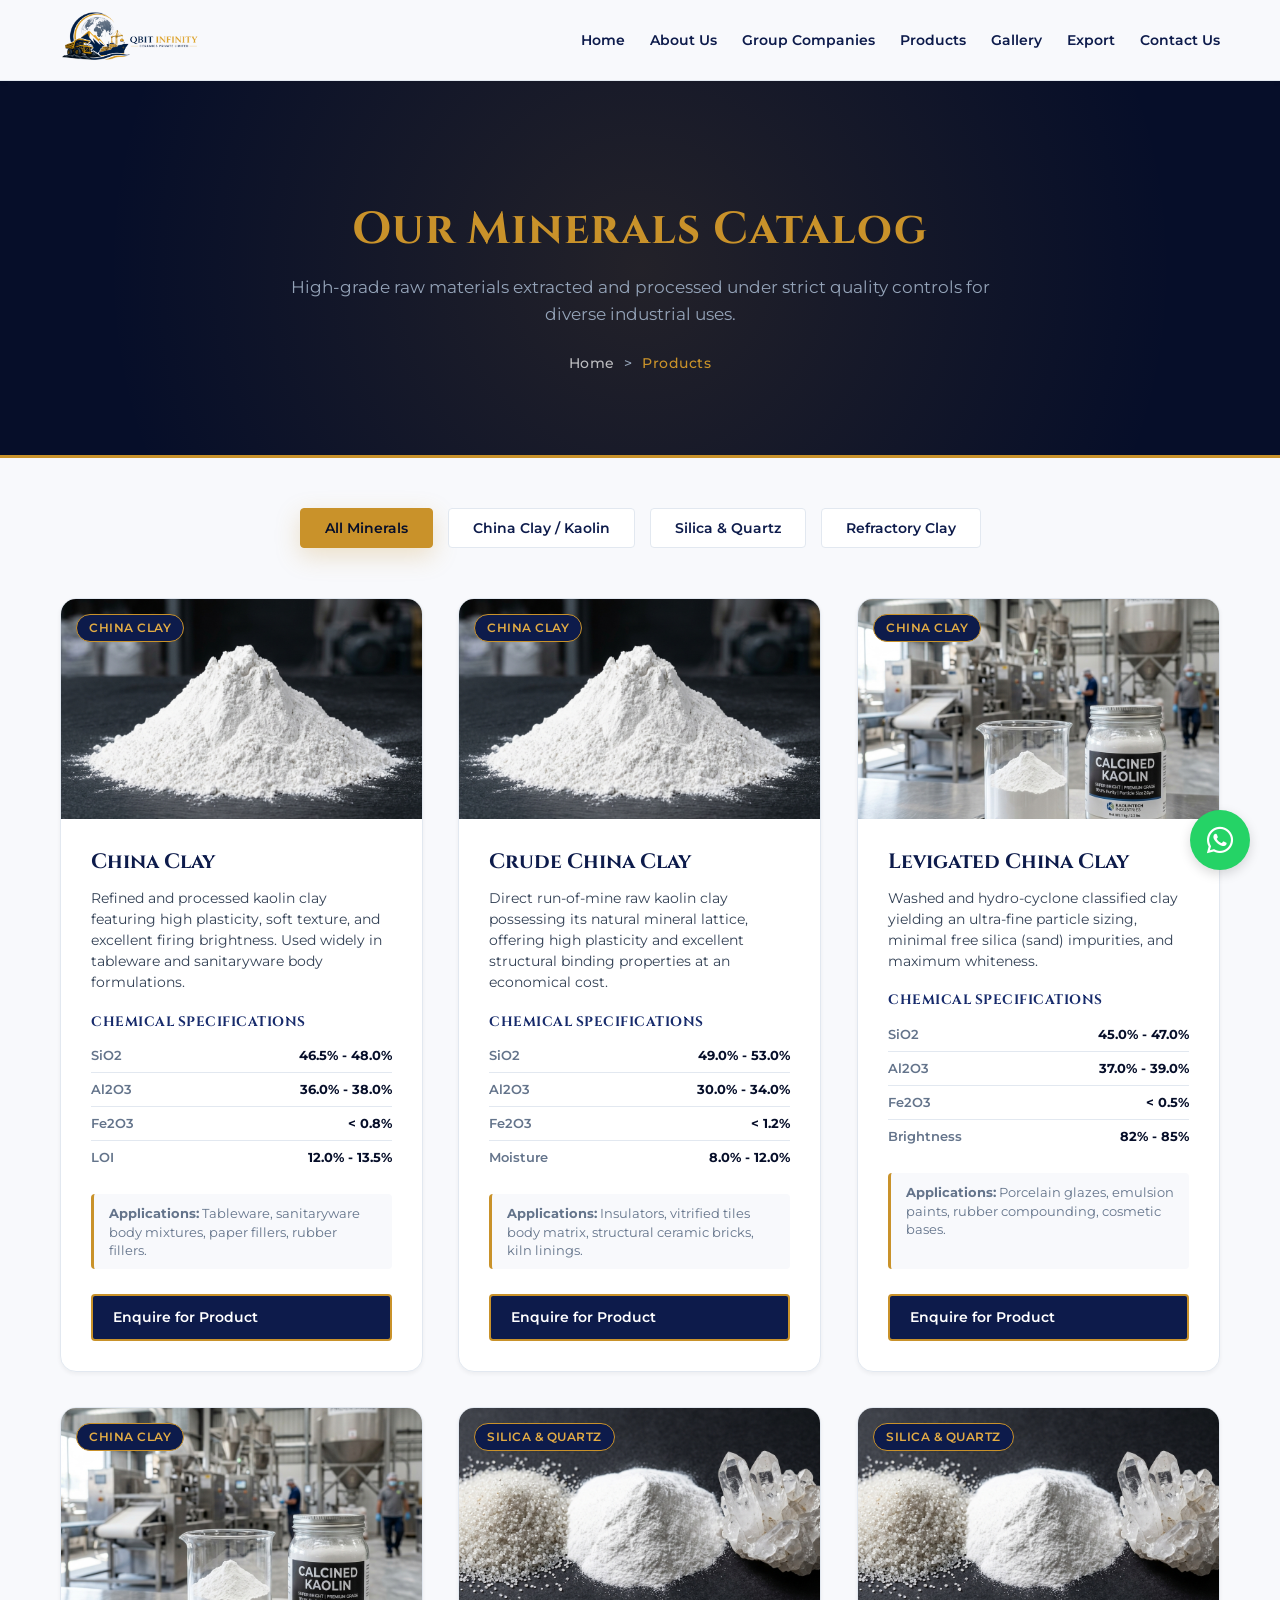
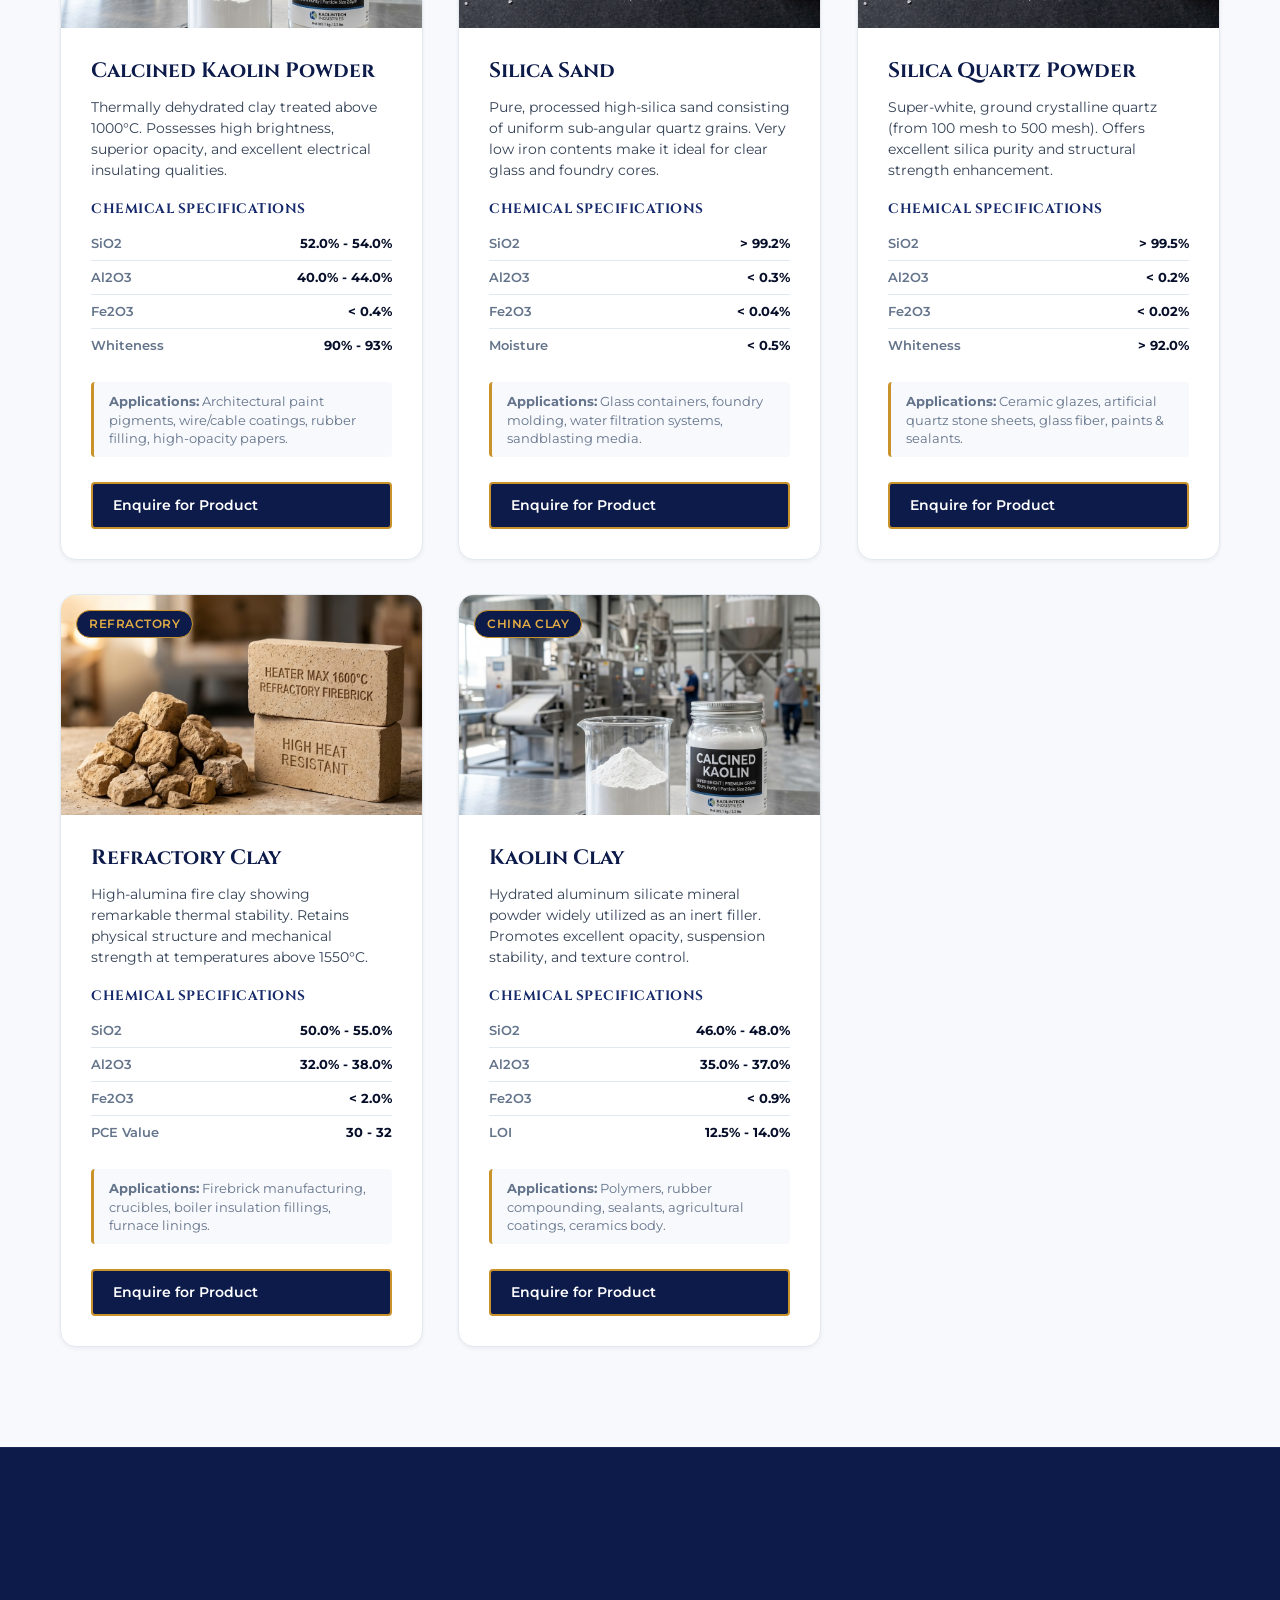
<file: products.html>
<!DOCTYPE html>
<html lang="en">
<head>
    <meta charset="UTF-8">
    <meta name="viewport" content="width=device-width, initial-scale=1.0">
    
    <!-- SEO Meta Tags -->
    <title>Minerals &amp; Ceramics Catalog | QBIT Infinity Ceramics Private Limited</title>
    <meta name="description" content="Detailed catalog of industrial minerals supplied by Qbit Infinity Ceramics. Including China Clay, Levigated Clay, Calcined Kaolin, Silica Sand, Quartz Powder, Refractory Clay, and Kaolin Clay. Sourced from Rajasthan.">
    <meta name="keywords" content="China Clay, Crude China Clay, Levigated China Clay, Calcined Kaolin Powder, Silica Sand, Silica Quartz Powder, Refractory Clay, Kaolin Clay, Ball Clay Nagaur, Rajasthan Minerals">
    <meta name="author" content="Qbit Infinity Ceramics Private Limited">
    <link rel="canonical" href="https://qbitinfinityceramics.com/products.html">
    
    <!-- Open Graph / Facebook -->
    <meta property="og:type" content="website">
    <meta property="og:url" content="https://qbitinfinityceramics.com/products.html">
    <meta property="og:title" content="Minerals &amp; Ceramics Catalog | QBIT Infinity Ceramics Private Limited">
    <meta property="og:description" content="Premium Industrial Minerals Catalog from Qbit Infinity Ceramics. High-purity China Clay, Silica Sand, Quartz Powder, and Refractory Clay. Sourced from Rajasthan.">
    <meta property="og:image" content="https://qbitinfinityceramics.com/logo.png">

    <!-- Twitter -->
    <meta property="twitter:card" content="summary_large_image">
    <meta property="twitter:url" content="https://qbitinfinityceramics.com/products.html">
    <meta property="twitter:title" content="Minerals &amp; Ceramics Catalog | QBIT Infinity Ceramics Private Limited">
    <meta property="twitter:description" content="Premium Industrial Minerals Catalog from Qbit Infinity Ceramics. High-purity China Clay, Silica Sand, Quartz Powder, and Refractory Clay. Sourced from Rajasthan.">
    <meta property="twitter:image" content="https://qbitinfinityceramics.com/logo.png">

    <!-- JSON-LD Structured Data for Products Catalog -->
    <script type="application/ld+json">
    {
      "@context": "https://schema.org",
      "@graph": [
        {
          "@type": "Product",
          "name": "China Clay",
          "description": "Refined and processed kaolin clay featuring high plasticity, soft texture, and excellent firing brightness. Used widely in tableware and sanitaryware.",
          "category": "China Clay / Kaolin",
          "offers": {
            "@type": "AggregateOffer",
            "priceCurrency": "INR",
            "offeredBy": {
              "@type": "Organization",
              "name": "Qbit Infinity Ceramics Private Limited"
            }
          }
        },
        {
          "@type": "Product",
          "name": "Crude China Clay",
          "description": "Direct run-of-mine raw kaolin clay offering high plasticity and excellent structural binding properties at an economical cost.",
          "category": "China Clay / Kaolin",
          "offers": {
            "@type": "AggregateOffer",
            "priceCurrency": "INR",
            "offeredBy": {
              "@type": "Organization",
              "name": "Qbit Infinity Ceramics Private Limited"
            }
          }
        },
        {
          "@type": "Product",
          "name": "Levigated China Clay",
          "description": "Washed and hydro-cyclone classified clay yielding an ultra-fine particle sizing, minimal free silica (sand) impurities, and maximum whiteness.",
          "category": "China Clay / Kaolin",
          "offers": {
            "@type": "AggregateOffer",
            "priceCurrency": "INR",
            "offeredBy": {
              "@type": "Organization",
              "name": "Qbit Infinity Ceramics Private Limited"
            }
          }
        },
        {
          "@type": "Product",
          "name": "Calcined Kaolin Powder",
          "description": "Thermally dehydrated clay treated above 1000°C. Possesses high brightness, superior opacity, and excellent electrical insulating qualities.",
          "category": "China Clay / Kaolin",
          "offers": {
            "@type": "AggregateOffer",
            "priceCurrency": "INR",
            "offeredBy": {
              "@type": "Organization",
              "name": "Qbit Infinity Ceramics Private Limited"
            }
          }
        },
        {
          "@type": "Product",
          "name": "Silica Sand",
          "description": "Pure, processed high-silica sand consisting of uniform sub-angular quartz grains. Very low iron contents make it ideal for clear glass and foundry cores.",
          "category": "Silica & Quartz",
          "offers": {
            "@type": "AggregateOffer",
            "priceCurrency": "INR",
            "offeredBy": {
              "@type": "Organization",
              "name": "Qbit Infinity Ceramics Private Limited"
            }
          }
        },
        {
          "@type": "Product",
          "name": "Silica Quartz Powder",
          "description": "Super-white, ground crystalline quartz (from 100 mesh to 500 mesh). Offers excellent silica purity and structural strength enhancement.",
          "category": "Silica & Quartz",
          "offers": {
            "@type": "AggregateOffer",
            "priceCurrency": "INR",
            "offeredBy": {
              "@type": "Organization",
              "name": "Qbit Infinity Ceramics Private Limited"
            }
          }
        },
        {
          "@type": "Product",
          "name": "Refractory Clay",
          "description": "High-alumina fire clay showing remarkable thermal stability. Retains physical structure and mechanical strength at temperatures above 1550°C.",
          "category": "Refractory Clay",
          "offers": {
            "@type": "AggregateOffer",
            "priceCurrency": "INR",
            "offeredBy": {
              "@type": "Organization",
              "name": "Qbit Infinity Ceramics Private Limited"
            }
          }
        },
        {
          "@type": "Product",
          "name": "Kaolin Clay",
          "description": "Hydrated aluminum silicate mineral powder widely utilized as an inert filler. Promotes excellent opacity, suspension stability, and texture control.",
          "category": "China Clay / Kaolin",
          "offers": {
            "@type": "AggregateOffer",
            "priceCurrency": "INR",
            "offeredBy": {
              "@type": "Organization",
              "name": "Qbit Infinity Ceramics Private Limited"
            }
          }
        }
      ]
    }
    </script>
    
    <!-- Google Fonts: Cinzel (Serif for headings) and Montserrat (Sans-serif for body) -->
    <link rel="preconnect" href="https://fonts.googleapis.com">
    <link rel="preconnect" href="https://fonts.gstatic.com" crossorigin>
    <link href="https://fonts.googleapis.com/css2?family=Cinzel:wght@500;700;900&family=Montserrat:wght@300;400;500;600;700&display=swap" rel="stylesheet">
    
    <!-- Font Awesome Icons -->
    <link rel="stylesheet" href="https://cdnjs.cloudflare.com/ajax/libs/font-awesome/6.4.0/css/all.min.css">
    
    <!-- Custom CSS -->
    <link rel="stylesheet" href="styles.css">
</head>
<body class="products-page">



    <!-- Header / Sticky Navbar -->
    <header class="main-header" id="main-header">
        <div class="container nav-container">
            <!-- Brand Logo -->
            <a href="index.html" class="logo-area" id="logo-link">
                <img src="logo.png" alt="QBIT Infinity Ceramics Logo" class="nav-logo" id="nav-logo">
            </a>

            <!-- Mobile Menu Toggle -->
            <button class="mobile-menu-btn" id="mobile-menu-btn" aria-label="Toggle Navigation Menu">
                <span class="bar"></span>
                <span class="bar"></span>
                <span class="bar"></span>
            </button>

            <!-- Navigation Links -->
            <nav class="nav-menu" id="nav-menu">
                <ul>
                    <li><a href="index.html#home" class="nav-link" id="nav-link-home">Home</a></li>
                    <li><a href="index.html#about" class="nav-link" id="nav-link-about">About Us</a></li>
                    <li><a href="index.html#group-companies" class="nav-link" id="nav-link-group">Group Companies</a></li>
                    <li><a href="products.html" class="nav-link active" id="nav-link-products">Products</a></li>
                    <li><a href="index.html#gallery" class="nav-link" id="nav-link-gallery">Gallery</a></li>
                    <li><a href="index.html#export" class="nav-link" id="nav-link-export">Export</a></li>
                    <li><a href="index.html#contact" class="nav-link" id="nav-link-contact">Contact Us</a></li>
                </ul>
            </nav>
        </div>
    </header>

    <!-- Inner Page Banner -->
    <section class="page-banner" id="page-banner">
        <div class="banner-overlay"></div>
        <div class="container banner-container">
            <h1 class="banner-title">Our Minerals Catalog</h1>
            <p class="banner-subtitle">High-grade raw materials extracted and processed under strict quality controls for diverse industrial uses.</p>
            <div class="banner-breadcrumbs">
                <a href="index.html">Home</a> &gt; <span class="active-crumb">Products</span>
            </div>
        </div>
    </section>

    <!-- Minerals Catalog Section -->
    <section class="catalog-section">
        <div class="container">
            
            <!-- Category Filter Buttons -->
            <div class="filter-wrapper" id="filter-wrapper">
                <button class="filter-btn active" data-filter="all">All Minerals</button>
                <button class="filter-btn" data-filter="china-clay">China Clay / Kaolin</button>
                <button class="filter-btn" data-filter="silica">Silica &amp; Quartz</button>
                <button class="filter-btn" data-filter="refractory">Refractory Clay</button>
            </div>

            <!-- Products Catalog Grid -->
            <div class="catalog-grid" id="catalog-grid">
                
                <!-- Product 1: China Clay -->
                <div class="catalog-card" data-category="china-clay">
                    <div class="catalog-img-wrapper">
                        <img src="assets/china-clay.png" alt="China Clay" class="catalog-img" loading="lazy">
                        <div class="catalog-cat-badge">China Clay</div>
                    </div>
                    <div class="catalog-body">
                        <h3>China Clay</h3>
                        <p class="catalog-desc">Refined and processed kaolin clay featuring high plasticity, soft texture, and excellent firing brightness. Used widely in tableware and sanitaryware body formulations.</p>
                        
                        <div class="catalog-specs">
                            <h4>Chemical Specifications</h4>
                            <table class="specs-table">
                                <tr><th>SiO2</th><td>46.5% - 48.0%</td></tr>
                                <tr><th>Al2O3</th><td>36.0% - 38.0%</td></tr>
                                <tr><th>Fe2O3</th><td>&lt; 0.8%</td></tr>
                                <tr><th>LOI</th><td>12.0% - 13.5%</td></tr>
                            </table>
                        </div>
                        
                        <div class="catalog-apps">
                            <strong>Applications:</strong> Tableware, sanitaryware body mixtures, paper fillers, rubber fillers.
                        </div>
                        
                        <a href="index.html?product=china-clay#contact" class="btn btn-gold btn-block btn-enquire-product">Enquire for Product</a>
                    </div>
                </div>

                <!-- Product 2: Crude China Clay -->
                <div class="catalog-card" data-category="china-clay">
                    <div class="catalog-img-wrapper">
                        <img src="assets/china-clay.png" alt="Crude China Clay" class="catalog-img" loading="lazy">
                        <div class="catalog-cat-badge">China Clay</div>
                    </div>
                    <div class="catalog-body">
                        <h3>Crude China Clay</h3>
                        <p class="catalog-desc">Direct run-of-mine raw kaolin clay possessing its natural mineral lattice, offering high plasticity and excellent structural binding properties at an economical cost.</p>
                        
                        <div class="catalog-specs">
                            <h4>Chemical Specifications</h4>
                            <table class="specs-table">
                                <tr><th>SiO2</th><td>49.0% - 53.0%</td></tr>
                                <tr><th>Al2O3</th><td>30.0% - 34.0%</td></tr>
                                <tr><th>Fe2O3</th><td>&lt; 1.2%</td></tr>
                                <tr><th>Moisture</th><td>8.0% - 12.0%</td></tr>
                            </table>
                        </div>
                        
                        <div class="catalog-apps">
                            <strong>Applications:</strong> Insulators, vitrified tiles body matrix, structural ceramic bricks, kiln linings.
                        </div>
                        
                        <a href="index.html?product=crude-china-clay#contact" class="btn btn-gold btn-block btn-enquire-product">Enquire for Product</a>
                    </div>
                </div>

                <!-- Product 3: Levigated China Clay -->
                <div class="catalog-card" data-category="china-clay">
                    <div class="catalog-img-wrapper">
                        <img src="assets/kaolin-clay.png" alt="Levigated China Clay" class="catalog-img" loading="lazy">
                        <div class="catalog-cat-badge">China Clay</div>
                    </div>
                    <div class="catalog-body">
                        <h3>Levigated China Clay</h3>
                        <p class="catalog-desc">Washed and hydro-cyclone classified clay yielding an ultra-fine particle sizing, minimal free silica (sand) impurities, and maximum whiteness.</p>
                        
                        <div class="catalog-specs">
                            <h4>Chemical Specifications</h4>
                            <table class="specs-table">
                                <tr><th>SiO2</th><td>45.0% - 47.0%</td></tr>
                                <tr><th>Al2O3</th><td>37.0% - 39.0%</td></tr>
                                <tr><th>Fe2O3</th><td>&lt; 0.5%</td></tr>
                                <tr><th>Brightness</th><td>82% - 85%</td></tr>
                            </table>
                        </div>
                        
                        <div class="catalog-apps">
                            <strong>Applications:</strong> Porcelain glazes, emulsion paints, rubber compounding, cosmetic bases.
                        </div>
                        
                        <a href="index.html?product=levigated-china-clay#contact" class="btn btn-gold btn-block btn-enquire-product">Enquire for Product</a>
                    </div>
                </div>

                <!-- Product 4: Calcined Kaolin Powder -->
                <div class="catalog-card" data-category="china-clay">
                    <div class="catalog-img-wrapper">
                        <img src="assets/kaolin-clay.png" alt="Calcined Kaolin Powder" class="catalog-img" loading="lazy">
                        <div class="catalog-cat-badge">China Clay</div>
                    </div>
                    <div class="catalog-body">
                        <h3>Calcined Kaolin Powder</h3>
                        <p class="catalog-desc">Thermally dehydrated clay treated above 1000°C. Possesses high brightness, superior opacity, and excellent electrical insulating qualities.</p>
                        
                        <div class="catalog-specs">
                            <h4>Chemical Specifications</h4>
                            <table class="specs-table">
                                <tr><th>SiO2</th><td>52.0% - 54.0%</td></tr>
                                <tr><th>Al2O3</th><td>40.0% - 44.0%</td></tr>
                                <tr><th>Fe2O3</th><td>&lt; 0.4%</td></tr>
                                <tr><th>Whiteness</th><td>90% - 93%</td></tr>
                            </table>
                        </div>
                        
                        <div class="catalog-apps">
                            <strong>Applications:</strong> Architectural paint pigments, wire/cable coatings, rubber filling, high-opacity papers.
                        </div>
                        
                        <a href="index.html?product=calcined-kaolin-powder#contact" class="btn btn-gold btn-block btn-enquire-product">Enquire for Product</a>
                    </div>
                </div>

                <!-- Product 5: Silica Sand -->
                <div class="catalog-card" data-category="silica">
                    <div class="catalog-img-wrapper">
                        <img src="assets/silica-quartz.png" alt="Silica Sand" class="catalog-img" loading="lazy">
                        <div class="catalog-cat-badge">Silica &amp; Quartz</div>
                    </div>
                    <div class="catalog-body">
                        <h3>Silica Sand</h3>
                        <p class="catalog-desc">Pure, processed high-silica sand consisting of uniform sub-angular quartz grains. Very low iron contents make it ideal for clear glass and foundry cores.</p>
                        
                        <div class="catalog-specs">
                            <h4>Chemical Specifications</h4>
                            <table class="specs-table">
                                <tr><th>SiO2</th><td>&gt; 99.2%</td></tr>
                                <tr><th>Al2O3</th><td>&lt; 0.3%</td></tr>
                                <tr><th>Fe2O3</th><td>&lt; 0.04%</td></tr>
                                <tr><th>Moisture</th><td>&lt; 0.5%</td></tr>
                            </table>
                        </div>
                        
                        <div class="catalog-apps">
                            <strong>Applications:</strong> Glass containers, foundry molding, water filtration systems, sandblasting media.
                        </div>
                        
                        <a href="index.html?product=silica-sand#contact" class="btn btn-gold btn-block btn-enquire-product">Enquire for Product</a>
                    </div>
                </div>

                <!-- Product 6: Silica Quartz Powder -->
                <div class="catalog-card" data-category="silica">
                    <div class="catalog-img-wrapper">
                        <img src="assets/silica-quartz.png" alt="Silica Quartz Powder" class="catalog-img" loading="lazy">
                        <div class="catalog-cat-badge">Silica &amp; Quartz</div>
                    </div>
                    <div class="catalog-body">
                        <h3>Silica Quartz Powder</h3>
                        <p class="catalog-desc">Super-white, ground crystalline quartz (from 100 mesh to 500 mesh). Offers excellent silica purity and structural strength enhancement.</p>
                        
                        <div class="catalog-specs">
                            <h4>Chemical Specifications</h4>
                            <table class="specs-table">
                                <tr><th>SiO2</th><td>&gt; 99.5%</td></tr>
                                <tr><th>Al2O3</th><td>&lt; 0.2%</td></tr>
                                <tr><th>Fe2O3</th><td>&lt; 0.02%</td></tr>
                                <tr><th>Whiteness</th><td>&gt; 92.0%</td></tr>
                            </table>
                        </div>
                        
                        <div class="catalog-apps">
                            <strong>Applications:</strong> Ceramic glazes, artificial quartz stone sheets, glass fiber, paints &amp; sealants.
                        </div>
                        
                        <a href="index.html?product=silica-quartz-powder#contact" class="btn btn-gold btn-block btn-enquire-product">Enquire for Product</a>
                    </div>
                </div>

                <!-- Product 7: Refractory Clay -->
                <div class="catalog-card" data-category="refractory">
                    <div class="catalog-img-wrapper">
                        <img src="assets/refractory-clay.png" alt="Refractory Clay" class="catalog-img" loading="lazy">
                        <div class="catalog-cat-badge">Refractory</div>
                    </div>
                    <div class="catalog-body">
                        <h3>Refractory Clay</h3>
                        <p class="catalog-desc">High-alumina fire clay showing remarkable thermal stability. Retains physical structure and mechanical strength at temperatures above 1550°C.</p>
                        
                        <div class="catalog-specs">
                            <h4>Chemical Specifications</h4>
                            <table class="specs-table">
                                <tr><th>SiO2</th><td>50.0% - 55.0%</td></tr>
                                <tr><th>Al2O3</th><td>32.0% - 38.0%</td></tr>
                                <tr><th>Fe2O3</th><td>&lt; 2.0%</td></tr>
                                <tr><th>PCE Value</th><td>30 - 32</td></tr>
                            </table>
                        </div>
                        
                        <div class="catalog-apps">
                            <strong>Applications:</strong> Firebrick manufacturing, crucibles, boiler insulation fillings, furnace linings.
                        </div>
                        
                        <a href="index.html?product=refractory-clay#contact" class="btn btn-gold btn-block btn-enquire-product">Enquire for Product</a>
                    </div>
                </div>

                <!-- Product 8: Kaolin Clay -->
                <div class="catalog-card" data-category="china-clay">
                    <div class="catalog-img-wrapper">
                        <img src="assets/kaolin-clay.png" alt="Kaolin Clay" class="catalog-img" loading="lazy">
                        <div class="catalog-cat-badge">China Clay</div>
                    </div>
                    <div class="catalog-body">
                        <h3>Kaolin Clay</h3>
                        <p class="catalog-desc">Hydrated aluminum silicate mineral powder widely utilized as an inert filler. Promotes excellent opacity, suspension stability, and texture control.</p>
                        
                        <div class="catalog-specs">
                            <h4>Chemical Specifications</h4>
                            <table class="specs-table">
                                <tr><th>SiO2</th><td>46.0% - 48.0%</td></tr>
                                <tr><th>Al2O3</th><td>35.0% - 37.0%</td></tr>
                                <tr><th>Fe2O3</th><td>&lt; 0.9%</td></tr>
                                <tr><th>LOI</th><td>12.5% - 14.0%</td></tr>
                            </table>
                        </div>
                        
                        <div class="catalog-apps">
                            <strong>Applications:</strong> Polymers, rubber compounding, sealants, agricultural coatings, ceramics body.
                        </div>
                        
                        <a href="index.html?product=kaolin-clay#contact" class="btn btn-gold btn-block btn-enquire-product">Enquire for Product</a>
                    </div>
                </div>

            </div>
        </div>
    </section>

    <!-- Footer -->
    <footer class="main-footer" id="main-footer">
        <div class="container footer-container">
            <!-- Footer Info Column -->
            <div class="footer-col brand-col">
                <a href="index.html" class="logo-area footer-logo-link">
                    <img src="logo.png" alt="QBIT Infinity Ceramics Logo" class="footer-logo" loading="lazy">
                </a>
                <p class="brand-desc">A premium enterprise based in Nagaur, Rajasthan, specializing in sustainable mining solutions, global mineral trade, and clean utility solar installations.</p>
                <div class="social-links">
                    <a href="https://wa.me/918952063424" target="_blank" class="social-link whatsapp-social" aria-label="Chat on WhatsApp">
                        <i class="fa-brands fa-whatsapp"></i>
                    </a>
                </div>
            </div>
            
            <!-- Quick Links -->
            <div class="footer-col links-col">
                <h4>Quick Links</h4>
                <ul class="footer-links">
                    <li><a href="index.html#home">Home</a></li>
                    <li><a href="index.html#about">About Us</a></li>
                    <li><a href="index.html#group-companies">Group Companies</a></li>
                    <li><a href="products.html">Products</a></li>
                    <li><a href="index.html#gallery">Gallery</a></li>
                    <li><a href="index.html#export">Export &amp; Logistics</a></li>
                    <li><a href="index.html#contact">Contact Us</a></li>
                </ul>
            </div>
            
            <!-- Contact Info footer -->
            <div class="footer-col info-col">
                <h4>Contact Details</h4>
                <ul class="footer-info-list">
                    <li>
                        <i class="fa-solid fa-location-dot footer-icon text-gold"></i>
                        <span>2nd Floor, CR Choudhary Market, Jayal Teh-Jayal, District Nagaur, Rajasthan</span>
                    </li>
                    <li>
                        <i class="fa-solid fa-phone footer-icon text-gold"></i>
                        <span>+91 90790 42639 (Jagdish)</span>
                    </li>
                    <li>
                        <i class="fa-solid fa-envelope footer-icon text-gold"></i>
                        <span>qbitinfinity@gmail.com</span>
                    </li>
                </ul>
            </div>
        </div>
        
        <!-- Bottom Bar -->
        <div class="footer-bottom">
            <div class="container footer-bottom-container">
                <p>&copy; 2026 Qbit Infinity Ceramics Private Limited. All Rights Reserved.</p>
            </div>
        </div>
    </footer>

    <!-- WhatsApp Floating Button -->
    <a href="https://wa.me/918952063424" class="whatsapp-float" id="whatsapp-float" target="_blank" rel="noopener noreferrer" aria-label="Contact us on WhatsApp">
        <i class="fa-brands fa-whatsapp whatsapp-icon"></i>
        <span class="whatsapp-tooltip">Chat with Anju</span>
    </a>

    <!-- Scroll to Top Button -->
    <button class="scroll-to-top" id="scroll-to-top" aria-label="Scroll to Top">
        <i class="fa-solid fa-arrow-up"></i>
    </button>

    <!-- Custom JavaScript -->
    <script src="script.js" defer></script>
</body>
</html>
</file>
<file: styles.css>
/* ==========================================================================
   DESIGN SYSTEM & CUSTOM VARIABLES
   ========================================================================== */
:root {
    /* Primary Colors */
    --color-navy: #0D1B4B;
    --color-navy-light: #162a6b;
    --color-navy-dark: #060e29;
    --color-gold: #C9922A;
    --color-gold-light: #e3ac44;
    --color-gold-dark: #a17118;
    
    /* Neutral & Background Colors */
    --color-dark: #070e2b;
    --color-mid-dark: #0d163d;
    --color-light-bg: #f8f9fc;
    --color-card-bg: #ffffff;
    --color-border: #e2e8f0;
    
    /* Text Colors */
    --color-text-title: #0e1730;
    --color-text-body: #334155;
    --color-text-light: #64748b;
    --color-text-white: #ffffff;
    --color-text-muted: #94a3b8;
    
    /* Typography */
    --font-heading: 'Cinzel', serif;
    --font-body: 'Montserrat', sans-serif;
    
    /* UI Utilities */
    --transition-smooth: all 0.3s cubic-bezier(0.25, 0.8, 0.25, 1);
    --border-radius-sm: 4px;
    --border-radius-md: 8px;
    --border-radius-lg: 16px;
    --shadow-sm: 0 2px 4px rgba(0, 0, 0, 0.05);
    --shadow-md: 0 4px 12px rgba(0, 0, 0, 0.08);
    --shadow-lg: 0 10px 30px rgba(0, 0, 0, 0.12);
    --shadow-gold-glow: 0 8px 24px rgba(201, 146, 42, 0.25);
    
    /* Layout Constants */
    --container-width: 1200px;
    --header-height: 80px;
}

/* ==========================================================================
   BASE RESETS & DEFAULTS
   ========================================================================== */
* {
    margin: 0;
    padding: 0;
    box-sizing: border-box;
}

html {
    scroll-behavior: smooth;
    font-size: 16px;
}

body {
    font-family: var(--font-body);
    color: var(--color-text-body);
    background-color: var(--color-light-bg);
    line-height: 1.6;
    overflow-x: hidden;
}

/* Scrollbar Customization */
::-webkit-scrollbar {
    width: 10px;
}
::-webkit-scrollbar-track {
    background: var(--color-navy-dark);
}
::-webkit-scrollbar-thumb {
    background: var(--color-gold);
    border-radius: 5px;
}
::-webkit-scrollbar-thumb:hover {
    background: var(--color-gold-light);
}

/* Base Headings & Typography */
h1, h2, h3, h4, h5, h6 {
    font-family: var(--font-heading);
    color: var(--color-text-title);
    font-weight: 700;
    line-height: 1.3;
}

a {
    text-decoration: none;
    color: inherit;
    transition: var(--transition-smooth);
}

ul {
    list-style: none;
}

img {
    max-width: 100%;
    height: auto;
    display: block;
}

/* ==========================================================================
   GLOBAL UTILITIES
   ========================================================================== */
.container {
    width: 100%;
    max-width: var(--container-width);
    margin: 0 auto;
    padding: 0 20px;
}

.text-center { text-align: center; }
.text-white { color: var(--color-text-white); }
.text-gold { color: var(--color-gold); }

.highlight-gold {
    color: var(--color-gold);
    font-weight: 700;
}

/* Section Header Styles */
.section-header {
    margin-bottom: 60px;
    position: relative;
}

.section-subtitle {
    font-family: var(--font-body);
    color: var(--color-gold);
    font-weight: 600;
    text-transform: uppercase;
    font-size: 0.9rem;
    letter-spacing: 2px;
    display: block;
    margin-bottom: 8px;
}

.section-title {
    font-size: 2.3rem;
    font-weight: 700;
    position: relative;
    padding-bottom: 15px;
}

.section-divider {
    width: 60px;
    height: 4px;
    background-color: var(--color-gold);
    margin: 0 auto;
    border-radius: 2px;
}

.gold-divider {
    background-color: var(--color-gold);
}

/* Custom Button Styles */
.btn {
    display: inline-flex;
    align-items: center;
    justify-content: center;
    padding: 12px 28px;
    font-family: var(--font-body);
    font-size: 0.95rem;
    font-weight: 600;
    border-radius: var(--border-radius-sm);
    cursor: pointer;
    transition: var(--transition-smooth);
    border: 2px solid transparent;
}

.btn-primary {
    background-color: var(--color-gold);
    color: var(--color-navy-dark);
}

.btn-primary:hover {
    background-color: var(--color-gold-light);
    transform: translateY(-2px);
    box-shadow: var(--shadow-gold-glow);
}

.btn-outline {
    background-color: transparent;
    color: var(--color-text-white);
    border-color: var(--color-text-white);
}

.btn-outline:hover {
    background-color: var(--color-text-white);
    color: var(--color-navy);
    transform: translateY(-2px);
}

.btn-gold {
    background-color: var(--color-navy);
    color: var(--color-text-white);
    border-color: var(--color-gold);
}

.btn-gold:hover {
    background-color: var(--color-gold);
    color: var(--color-navy-dark);
    transform: translateY(-2px);
}

.btn-block {
    display: block;
    width: 100%;
}

/* ==========================================================================
   TOP BAR SECTION
   ========================================================================== */
.top-bar {
    background-color: var(--color-navy-dark);
    color: var(--color-text-muted);
    font-size: 0.85rem;
    padding: 8px 0;
    border-bottom: 1px solid rgba(255, 255, 255, 0.05);
}

.top-bar-container {
    display: flex;
    justify-content: space-between;
    align-items: center;
    flex-wrap: wrap;
    gap: 10px;
}

.top-bar-contact {
    display: flex;
    gap: 20px;
    flex-wrap: wrap;
}

.top-bar-link {
    display: flex;
    align-items: center;
    gap: 8px;
}

.top-bar-link:hover {
    color: var(--color-gold-light);
}

/* ==========================================================================
   MAIN HEADER / NAVIGATION
   ========================================================================== */
.main-header {
    background-color: var(--color-white);
    box-shadow: var(--shadow-sm);
    position: relative;
    z-index: 1000;
    transition: var(--transition-smooth);
    border-bottom: 1px solid var(--color-border);
}

/* Sticky Header Style via JavaScript */
.main-header.sticky {
    position: fixed;
    top: 0;
    left: 0;
    right: 0;
    background-color: rgba(255, 255, 255, 0.95);
    backdrop-filter: blur(10px);
    box-shadow: var(--shadow-md);
    animation: slideDown 0.4s ease forwards;
    border-bottom: 1px solid var(--color-border);
}

@keyframes slideDown {
    from { transform: translateY(-100%); }
    to { transform: translateY(0); }
}

.nav-container {
    height: var(--header-height);
    display: flex;
    justify-content: space-between;
    align-items: center;
}

/* Logo Area Styling */
.logo-area {
    display: flex;
    align-items: center;
    gap: 15px;
}

.nav-logo {
    height: 70px;
    width: auto;
    object-fit: contain;
}

.logo-text {
    display: flex;
    flex-direction: column;
}

.logo-title {
    font-family: var(--font-heading);
    font-size: 1.3rem;
    font-weight: 700;
    color: var(--color-gold);
    letter-spacing: 1px;
    line-height: 1.2;
}

.logo-subtitle {
    font-family: var(--font-body);
    font-size: 0.72rem;
    font-weight: 500;
    color: var(--color-text-white);
    letter-spacing: 0.5px;
}

/* Nav Links Menu */
.nav-menu ul {
    display: flex;
    gap: 25px;
}

.nav-link {
    font-family: var(--font-body);
    font-size: 0.9rem;
    font-weight: 600;
    color: var(--color-navy);
    position: relative;
    padding: 6px 0;
}

.nav-link:hover, .nav-link.active {
    color: var(--color-gold);
}

.nav-link::after {
    content: '';
    position: absolute;
    width: 0;
    height: 2px;
    bottom: 0;
    left: 0;
    background-color: var(--color-gold);
    transition: var(--transition-smooth);
}

.nav-link:hover::after, .nav-link.active::after {
    width: 100%;
}

/* Hamburger Button */
.mobile-menu-btn {
    display: none;
    flex-direction: column;
    justify-content: space-between;
    width: 30px;
    height: 21px;
    background: transparent;
    border: none;
    cursor: pointer;
    z-index: 1001;
}

.mobile-menu-btn .bar {
    width: 100%;
    height: 3px;
    background-color: var(--color-navy);
    border-radius: 10px;
    transition: var(--transition-smooth);
}

/* Mobile active hamburger */
.mobile-menu-btn.active .bar:nth-child(1) {
    transform: translateY(9px) rotate(45deg);
}

.mobile-menu-btn.active .bar:nth-child(2) {
    opacity: 0;
}

.mobile-menu-btn.active .bar:nth-child(3) {
    transform: translateY(-9px) rotate(-45deg);
}

/* ==========================================================================
   HERO SECTION
   ========================================================================== */
.hero-section {
    position: relative;
    min-height: 520px;
    height: 80vh;
    display: flex;
    align-items: center;
    overflow: hidden;
    color: var(--color-text-white);
}

.hero-background {
    position: absolute;
    top: 0;
    left: 0;
    width: 100%;
    height: 100%;
    background-size: cover;
    background-position: center;
    background-repeat: no-repeat;
    z-index: 1;
    transform: scale(1.03);
    animation: zoomBg 20s infinite alternate;
}

@keyframes zoomBg {
    0% { transform: scale(1.03); }
    100% { transform: scale(1.09); }
}

.hero-container {
    position: relative;
    z-index: 2;
}

.hero-content {
    max-width: 700px;
}

.hero-badge {
    display: inline-block;
    padding: 6px 16px;
    background-color: rgba(201, 146, 42, 0.15);
    border: 1px solid var(--color-gold);
    color: var(--color-gold-light);
    font-size: 0.8rem;
    font-weight: 600;
    text-transform: uppercase;
    letter-spacing: 2px;
    border-radius: 50px;
    margin-bottom: 25px;
    animation: fadeInUp 0.8s ease forwards;
}

.hero-title {
    font-size: 3.2rem;
    font-weight: 900;
    color: var(--color-text-white);
    margin-bottom: 20px;
    letter-spacing: 1px;
    opacity: 0;
    transform: translateY(30px);
    animation: fadeInUp 0.8s ease 0.2s forwards;
}

.hero-subtitle {
    font-size: 1.15rem;
    font-weight: 400;
    color: rgba(255, 255, 255, 0.85);
    margin-bottom: 35px;
    line-height: 1.6;
    opacity: 0;
    transform: translateY(30px);
    animation: fadeInUp 0.8s ease 0.4s forwards;
}

.hero-ctas {
    display: flex;
    gap: 15px;
    opacity: 0;
    transform: translateY(30px);
    animation: fadeInUp 0.8s ease 0.6s forwards;
}

@keyframes fadeInUp {
    to {
        opacity: 1;
        transform: translateY(0);
    }
}

.hero-divider {
    position: absolute;
    bottom: -1px;
    left: 0;
    width: 100%;
    height: 50px;
    background-color: var(--color-light-bg);
    clip-path: polygon(100% 0, 100% 100%, 0 100%);
    z-index: 3;
}

/* ==========================================================================
   ABOUT US SECTION
   ========================================================================== */
.about-section {
    padding: 100px 0;
}

.about-grid {
    display: grid;
    grid-template-columns: 1.2fr 0.8fr;
    gap: 50px;
    align-items: center;
}

.about-text h3 {
    font-size: 1.6rem;
    font-weight: 700;
    color: var(--color-navy);
    margin-bottom: 20px;
}

.lead-text {
    font-size: 1.1rem;
    color: var(--color-navy-light);
    font-weight: 500;
    margin-bottom: 15px;
}

.about-text p {
    color: var(--color-text-body);
    margin-bottom: 25px;
}

/* About features list */
.about-features {
    display: flex;
    flex-direction: column;
    gap: 20px;
    margin-top: 15px;
}

.feature-item {
    display: flex;
    align-items: flex-start;
    gap: 20px;
}

.feature-icon {
    height: 50px;
    width: 50px;
    background-color: rgba(13, 27, 75, 0.05);
    border: 1px solid rgba(13, 27, 75, 0.1);
    color: var(--color-navy);
    border-radius: var(--border-radius-md);
    display: flex;
    align-items: center;
    justify-content: center;
    font-size: 1.3rem;
    flex-shrink: 0;
    transition: var(--transition-smooth);
}

.feature-item:hover .feature-icon {
    background-color: var(--color-gold);
    color: var(--color-navy-dark);
    border-color: var(--color-gold);
    transform: translateY(-2px);
}

.feature-info h4 {
    font-size: 1.05rem;
    font-weight: 700;
    color: var(--color-navy-light);
    margin-bottom: 5px;
}

.feature-info p {
    font-size: 0.9rem;
    color: var(--color-text-light);
    margin-bottom: 0;
}

/* About stats card right */
.about-stats-card {
    position: relative;
    background-color: var(--color-navy);
    border-radius: var(--border-radius-lg);
    padding: 40px;
    box-shadow: var(--shadow-lg);
    overflow: hidden;
    color: var(--color-text-white);
    border: 1px solid rgba(255, 255, 255, 0.05);
}

.stats-card-bg {
    position: absolute;
    top: -50px;
    right: -50px;
    width: 150px;
    height: 150px;
    background: radial-gradient(circle, rgba(201, 146, 42, 0.25) 0%, transparent 70%);
    border-radius: 50%;
    z-index: 1;
}

.stats-card-content {
    position: relative;
    z-index: 2;
}

.stats-card-content .card-heading {
    color: var(--color-gold);
    font-size: 1.4rem;
    margin-bottom: 15px;
}

.stats-card-content .card-text {
    color: rgba(255, 255, 255, 0.8);
    font-size: 0.95rem;
    margin-bottom: 30px;
}

/* Address details list */
.address-box {
    display: flex;
    gap: 15px;
    margin-bottom: 35px;
}

.map-icon {
    font-size: 1.6rem;
    margin-top: 3px;
}

.address-box h5 {
    color: var(--color-text-white);
    font-size: 0.95rem;
    font-weight: 700;
    margin-bottom: 5px;
}

.address-box p {
    color: rgba(255, 255, 255, 0.7);
    font-size: 0.88rem;
    margin-bottom: 0;
    line-height: 1.5;
}

.corporate-details-box {
    display: flex;
    gap: 15px;
    margin-bottom: 35px;
}

.corporate-details-box h5 {
    color: var(--color-text-white);
    font-size: 0.95rem;
    font-weight: 700;
    margin-bottom: 5px;
}

.corp-details-list {
    list-style: none;
    padding: 0;
    margin: 8px 0 0 0;
}

.corp-details-list li {
    font-size: 0.82rem;
    color: rgba(255, 255, 255, 0.75);
    margin-bottom: 6px;
    line-height: 1.4;
}

.corp-details-list li strong {
    color: var(--color-gold-light);
    font-weight: 600;
    margin-right: 5px;
}

/* ==========================================================================
   GROUP COMPANIES SECTION
   ========================================================================== */
.group-section {
    background-color: var(--color-navy);
    padding: 100px 0;
    position: relative;
}

.group-grid {
    display: grid;
    grid-template-columns: repeat(auto-fill, minmax(340px, 1fr));
    gap: 30px;
    margin-bottom: 55px;
}

.group-card {
    position: relative;
    background-color: var(--color-mid-dark);
    border: 1px solid rgba(255, 255, 255, 0.05);
    border-radius: var(--border-radius-md);
    padding: 35px;
    transition: var(--transition-smooth);
    overflow: hidden;
}

.group-card::before {
    content: '';
    position: absolute;
    top: 0;
    left: 0;
    width: 100%;
    height: 3px;
    background-color: transparent;
    transition: var(--transition-smooth);
}

.group-card:hover {
    transform: translateY(-8px);
    box-shadow: var(--shadow-lg);
    border-color: rgba(201, 146, 42, 0.2);
}

.group-card:hover::before {
    background-color: var(--color-gold);
}

/* Parent company specific styling */
.parent-card {
    border-color: rgba(201, 146, 42, 0.3);
    grid-column: span 1;
}

.parent-card::before {
    background-color: var(--color-gold);
}

.card-glow {
    position: absolute;
    bottom: -60px;
    right: -60px;
    width: 120px;
    height: 120px;
    background: radial-gradient(circle, rgba(201, 146, 42, 0.15) 0%, transparent 70%);
    border-radius: 50%;
}

.card-icon-header {
    display: flex;
    justify-content: space-between;
    align-items: center;
    margin-bottom: 20px;
    font-size: 2.2rem;
    color: var(--color-gold);
}

.badge-parent {
    font-family: var(--font-body);
    font-size: 0.68rem;
    font-weight: 700;
    color: var(--color-navy-dark);
    background-color: var(--color-gold);
    padding: 4px 10px;
    border-radius: 50px;
    letter-spacing: 0.5px;
}

.group-card h4 {
    color: var(--color-text-white);
    font-size: 1.15rem;
    font-weight: 700;
    margin-bottom: 12px;
}

.group-card p {
    color: var(--color-text-muted);
    font-size: 0.9rem;
    line-height: 1.5;
}

/* Tagline badge at bottom */
.group-tagline {
    margin-top: 40px;
}

.tagline-text {
    display: inline-block;
    padding: 10px 24px;
    background-color: var(--color-mid-dark);
    border: 1px solid rgba(201, 146, 42, 0.3);
    color: var(--color-text-white);
    font-size: 0.95rem;
    font-weight: 600;
    border-radius: 50px;
    letter-spacing: 0.5px;
}

/* ==========================================================================
   PRODUCTS & SERVICES SECTION
   ========================================================================== */
.products-section {
    padding: 100px 0;
    background-color: var(--color-light-bg);
}

.products-grid {
    display: grid;
    grid-template-columns: 1fr 1fr;
    gap: 40px;
}

.product-column {
    background-color: var(--color-card-bg);
    border-radius: var(--border-radius-lg);
    box-shadow: var(--shadow-md);
    overflow: hidden;
    transition: var(--transition-smooth);
    border: 1px solid var(--color-border);
}

.product-column:hover {
    transform: translateY(-5px);
    box-shadow: var(--shadow-lg);
}

.product-img-wrapper {
    height: 260px;
    position: relative;
    overflow: hidden;
}

.product-img {
    width: 100%;
    height: 100%;
    object-fit: cover;
    transition: var(--transition-smooth);
}

.product-column:hover .product-img {
    transform: scale(1.06);
}

.img-overlay {
    position: absolute;
    top: 0;
    left: 0;
    width: 100%;
    height: 100%;
    background: linear-gradient(to top, rgba(13, 27, 75, 0.7), transparent);
}

.product-icon-badge {
    position: absolute;
    bottom: -25px;
    right: 40px;
    height: 60px;
    width: 60px;
    border-radius: 50%;
    background-color: var(--color-gold);
    color: var(--color-navy-dark);
    display: flex;
    align-items: center;
    justify-content: center;
    font-size: 1.5rem;
    box-shadow: var(--shadow-md);
    z-index: 5;
    border: 3px solid var(--color-card-bg);
}

.product-body {
    padding: 40px;
}

.product-body h3 {
    font-size: 1.45rem;
    font-weight: 700;
    color: var(--color-navy);
    margin-bottom: 12px;
}

.product-intro {
    font-size: 0.95rem;
    color: var(--color-text-light);
    margin-bottom: 25px;
}

/* Nested lists of products */
.product-list {
    display: flex;
    flex-direction: column;
    gap: 18px;
}

.product-list li {
    display: flex;
    flex-direction: column;
    position: relative;
    padding-left: 20px;
}

.product-list li::before {
    content: '\f0da';
    font-family: 'Font Awesome 6 Free';
    font-weight: 900;
    position: absolute;
    left: 0;
    top: 2px;
    color: var(--color-gold);
    font-size: 0.85rem;
}

.product-list li strong {
    font-size: 0.95rem;
    color: var(--color-navy-light);
    font-weight: 600;
    margin-bottom: 3px;
}

.product-list li span {
    font-size: 0.88rem;
    color: var(--color-text-body);
}

/* ==========================================================================
   EXPORT & LOGISTICS
   ========================================================================== */
.export-section {
    padding: 100px 0;
    background-color: var(--color-card-bg);
    border-top: 1px solid var(--color-border);
}

.export-grid {
    display: grid;
    grid-template-columns: 0.95fr 1.05fr;
    gap: 60px;
    align-items: center;
}

.export-image-area {
    position: relative;
    border-radius: var(--border-radius-lg);
    overflow: hidden;
    box-shadow: var(--shadow-lg);
}

.export-img {
    width: 100%;
    object-fit: cover;
    height: 480px;
}

.export-badge {
    position: absolute;
    bottom: 30px;
    left: 30px;
    display: flex;
    align-items: center;
    gap: 12px;
    background-color: var(--color-navy);
    color: var(--color-text-white);
    padding: 12px 24px;
    border-radius: var(--border-radius-md);
    border: 1px solid var(--color-gold);
    font-weight: 600;
    font-size: 0.95rem;
    box-shadow: var(--shadow-md);
}

.export-badge i {
    color: var(--color-gold);
    font-size: 1.2rem;
}

.export-text-area .section-title {
    text-align: left;
}

.export-text-area .section-divider {
    margin: 0 0 25px 0;
}

.export-points {
    display: flex;
    flex-direction: column;
    gap: 25px;
    margin: 30px 0 35px 0;
}

.export-point {
    display: flex;
    align-items: flex-start;
    gap: 20px;
}

.point-icon {
    height: 44px;
    width: 44px;
    background-color: rgba(201, 146, 42, 0.1);
    border: 1px solid rgba(201, 146, 42, 0.2);
    color: var(--color-gold-dark);
    border-radius: var(--border-radius-sm);
    display: flex;
    align-items: center;
    justify-content: center;
    font-size: 1.15rem;
    flex-shrink: 0;
}

.point-text h4 {
    font-size: 1.05rem;
    font-weight: 700;
    color: var(--color-navy-light);
    margin-bottom: 5px;
}

.point-text p {
    font-size: 0.9rem;
    color: var(--color-text-light);
    margin-bottom: 0;
}

/* ==========================================================================
   STATS HIGHLIGHTS
   ========================================================================== */
.stats-section {
    background-color: var(--color-navy-dark);
    padding: 60px 0;
    border-top: 3px solid var(--color-gold);
}

.stats-grid {
    display: grid;
    grid-template-columns: repeat(4, 1fr);
    gap: 30px;
    text-align: center;
}

.stat-item {
    padding: 10px 0;
}

.stat-number-wrapper {
    font-family: var(--font-heading);
    font-size: 3.2rem;
    font-weight: 900;
    color: var(--color-gold);
    line-height: 1;
    margin-bottom: 10px;
}

.stat-plus {
    font-size: 2.2rem;
    vertical-align: top;
    margin-left: 2px;
}

.stat-icon-wrapper {
    font-size: 2.6rem;
    margin-bottom: 15px;
    line-height: 1;
}

.stat-label {
    font-family: var(--font-body);
    font-size: 0.95rem;
    font-weight: 600;
    color: var(--color-text-white);
    letter-spacing: 1px;
    text-transform: uppercase;
}

/* ==========================================================================
   CONTACT US & ENQUIRY SECTION
   ========================================================================== */
.contact-section {
    padding: 100px 0;
    background-color: var(--color-light-bg);
}

.contact-grid {
    display: grid;
    grid-template-columns: 0.85fr 1.15fr;
    gap: 50px;
}

.contact-info-column {
    background-color: var(--color-navy);
    border-radius: var(--border-radius-lg);
    padding: 40px;
    box-shadow: var(--shadow-lg);
    color: var(--color-text-white);
    border: 1px solid rgba(255, 255, 255, 0.05);
}

.contact-info-column h3 {
    color: var(--color-gold);
    font-size: 1.5rem;
    margin-bottom: 15px;
}

.contact-info-column p {
    color: rgba(255, 255, 255, 0.7);
    font-size: 0.95rem;
    margin-bottom: 35px;
}

/* Contact detail row entries */
.contact-details {
    display: flex;
    flex-direction: column;
    gap: 30px;
}

.contact-detail-item {
    display: flex;
    align-items: flex-start;
    gap: 20px;
}

.detail-icon {
    height: 40px;
    width: 40px;
    background-color: rgba(255, 255, 255, 0.05);
    border: 1px solid rgba(255, 255, 255, 0.1);
    color: var(--color-gold);
    border-radius: var(--border-radius-sm);
    display: flex;
    align-items: center;
    justify-content: center;
    font-size: 1.1rem;
    flex-shrink: 0;
}

.detail-content h4 {
    color: var(--color-text-white);
    font-size: 0.95rem;
    font-weight: 700;
    margin-bottom: 6px;
}

.detail-content p {
    font-size: 0.88rem;
    color: rgba(255, 255, 255, 0.75);
    margin-bottom: 0;
    line-height: 1.5;
}

.phone-link, .email-link {
    color: rgba(255, 255, 255, 0.75);
}

.phone-link:hover, .email-link:hover {
    color: var(--color-gold-light);
}

/* Form Container right column */
.contact-form-column {
    background-color: var(--color-card-bg);
    border-radius: var(--border-radius-lg);
    box-shadow: var(--shadow-md);
    padding: 40px;
    position: relative;
    border: 1px solid var(--color-border);
    overflow: hidden;
}

.enquiry-form h3 {
    font-size: 1.45rem;
    color: var(--color-navy);
    margin-bottom: 10px;
}

.enquiry-form p {
    font-size: 0.88rem;
    color: var(--color-text-light);
    margin-bottom: 30px;
}

.form-row {
    display: grid;
    grid-template-columns: 1fr 1fr;
    gap: 20px;
}

.form-group {
    margin-bottom: 20px;
    display: flex;
    flex-direction: column;
}

.form-group label {
    font-size: 0.85rem;
    font-weight: 600;
    color: var(--color-navy-light);
    margin-bottom: 8px;
}

.required {
    color: #e53e3e;
}

.input-wrapper {
    position: relative;
    display: flex;
    align-items: center;
}

.input-icon {
    position: absolute;
    left: 15px;
    color: var(--color-text-muted);
    font-size: 0.95rem;
}

/* Input Fields styling */
.enquiry-form input,
.enquiry-form select,
.enquiry-form textarea {
    width: 100%;
    padding: 12px 15px 12px 42px;
    border: 1.5px solid var(--color-border);
    border-radius: var(--border-radius-sm);
    font-family: var(--font-body);
    font-size: 0.9rem;
    color: var(--color-text-body);
    background-color: #fff;
    transition: var(--transition-smooth);
    outline: none;
}

.enquiry-form textarea {
    padding-left: 15px;
    resize: vertical;
}

.enquiry-form input:focus,
.enquiry-form select:focus,
.enquiry-form textarea:focus {
    border-color: var(--color-gold);
    box-shadow: 0 0 0 3px rgba(201, 146, 42, 0.15);
}

/* Valid & Invalid states */
.enquiry-form input.invalid,
.enquiry-form select.invalid,
.enquiry-form textarea.invalid {
    border-color: #e53e3e;
    background-color: #fffafb;
}

.enquiry-form input.valid,
.enquiry-form select.valid,
.enquiry-form textarea.valid {
    border-color: #38a169;
}

.error-msg {
    font-size: 0.76rem;
    color: #e53e3e;
    margin-top: 5px;
    font-weight: 500;
    display: none;
}

.error-msg.active {
    display: block;
    animation: shake 0.3s ease;
}

@keyframes shake {
    0%, 100% { transform: translateX(0); }
    25% { transform: translateX(-4px); }
    75% { transform: translateX(4px); }
}

/* Submit Button */
.btn-submit {
    border: none;
    width: 100%;
    margin-top: 10px;
    gap: 10px;
}

/* Success Modal Overlay inside container */
.success-overlay {
    position: absolute;
    top: 0;
    left: 0;
    width: 100%;
    height: 100%;
    background-color: rgba(13, 27, 75, 0.95);
    z-index: 100;
    display: flex;
    align-items: center;
    justify-content: center;
    padding: 30px;
    opacity: 0;
    pointer-events: none;
    transition: var(--transition-smooth);
}

.success-overlay.active {
    opacity: 1;
    pointer-events: auto;
}

.success-card {
    background-color: var(--color-card-bg);
    border-radius: var(--border-radius-lg);
    padding: 40px;
    max-width: 440px;
    width: 100%;
    text-align: center;
    border: 1px solid var(--color-border);
    box-shadow: var(--shadow-lg);
    transform: scale(0.85);
    transition: all 0.4s cubic-bezier(0.175, 0.885, 0.32, 1.275);
}

.success-overlay.active .success-card {
    transform: scale(1);
}

.success-icon {
    font-size: 4rem;
    color: #38a169;
    margin-bottom: 20px;
    animation: popIn 0.5s cubic-bezier(0.175, 0.885, 0.32, 1.275);
}

@keyframes popIn {
    from { transform: scale(0); opacity: 0; }
    to { transform: scale(1); opacity: 1; }
}

.success-card h4 {
    font-size: 1.4rem;
    color: var(--color-navy-light);
    margin-bottom: 10px;
}

.success-card p {
    font-size: 0.9rem;
    color: var(--color-text-light);
    margin-bottom: 25px;
}

.btn-close-modal {
    padding: 10px 24px;
    font-size: 0.9rem;
    border: none;
}

/* ==========================================================================
   FOOTER SECTION
   ========================================================================== */
.main-footer {
    background-color: var(--color-navy);
    color: var(--color-text-muted);
    border-top: 1px solid rgba(255, 255, 255, 0.05);
    padding-top: 80px;
}

.footer-container {
    display: grid;
    grid-template-columns: 1.3fr 0.8fr 0.9fr;
    gap: 50px;
    padding-bottom: 60px;
}

.footer-col h4 {
    color: var(--color-text-white);
    font-size: 1.1rem;
    font-weight: 700;
    margin-bottom: 25px;
    position: relative;
    padding-bottom: 10px;
}

.footer-col h4::after {
    content: '';
    position: absolute;
    width: 35px;
    height: 2px;
    background-color: var(--color-gold);
    bottom: 0;
    left: 0;
}

.brand-col .footer-logo-link {
    display: inline-flex;
    align-items: center;
    gap: 12px;
    margin-bottom: 20px;
}

.footer-logo {
    height: 65px;
    width: auto;
    object-fit: contain;
}

.brand-desc {
    font-size: 0.88rem;
    line-height: 1.6;
    margin-bottom: 25px;
}

/* Social icons whatsapp widget */
.social-links {
    display: flex;
    gap: 15px;
}

.social-link {
    display: flex;
    align-items: center;
    justify-content: center;
    height: 38px;
    width: 38px;
    border-radius: 50%;
    background-color: rgba(255, 255, 255, 0.05);
    border: 1px solid rgba(255, 255, 255, 0.1);
    color: var(--color-text-white);
    font-size: 1.1rem;
}

.whatsapp-social:hover {
    background-color: #25d366;
    color: #fff;
    border-color: #25d366;
    transform: translateY(-3px);
    box-shadow: 0 4px 10px rgba(37, 211, 102, 0.3);
}

/* Quick links list */
.footer-links {
    display: flex;
    flex-direction: column;
    gap: 12px;
}

.footer-links li a {
    font-size: 0.88rem;
    color: var(--color-text-muted);
}

.footer-links li a:hover {
    color: var(--color-gold-light);
    padding-left: 5px;
}

/* Contact detail lists */
.footer-info-list {
    display: flex;
    flex-direction: column;
    gap: 18px;
}

.footer-info-list li {
    display: flex;
    align-items: flex-start;
    gap: 15px;
    font-size: 0.88rem;
}

.footer-icon {
    font-size: 1.05rem;
    margin-top: 3px;
}

/* Bottom copyright info */
.footer-bottom {
    background-color: var(--color-navy-dark);
    padding: 20px 0;
    border-top: 1px solid rgba(255, 255, 255, 0.03);
    text-align: center;
    font-size: 0.8rem;
    color: var(--color-text-muted);
}

/* ==========================================================================
   FLOATING INTERACTIVE WIDGETS
   ========================================================================== */
/* Floating WhatsApp Button */
.whatsapp-float {
    position: fixed;
    width: 60px;
    height: 60px;
    bottom: 30px;
    right: 30px;
    background-color: #25d366;
    color: #FFF;
    border-radius: 50px;
    text-align: center;
    font-size: 30px;
    box-shadow: 0 4px 12px rgba(0, 0, 0, 0.15);
    z-index: 999;
    display: flex;
    align-items: center;
    justify-content: center;
    transition: var(--transition-smooth);
    animation: whatsappPulse 2s infinite;
}

.whatsapp-float:hover {
    transform: scale(1.1);
    box-shadow: 0 6px 16px rgba(37, 211, 102, 0.45);
}

@keyframes whatsappPulse {
    0% {
        box-shadow: 0 0 0 0 rgba(37, 211, 102, 0.6);
    }
    70% {
        box-shadow: 0 0 0 12px rgba(37, 211, 102, 0);
    }
    100% {
        box-shadow: 0 0 0 0 rgba(37, 211, 102, 0);
    }
}

/* Tooltip on WhatsApp button hover */
.whatsapp-tooltip {
    position: absolute;
    right: 75px;
    background-color: var(--color-navy-dark);
    color: var(--color-text-white);
    padding: 8px 15px;
    border-radius: var(--border-radius-sm);
    font-size: 0.8rem;
    font-weight: 500;
    white-space: nowrap;
    border: 1px solid var(--color-gold);
    opacity: 0;
    pointer-events: none;
    transform: translateX(10px);
    transition: var(--transition-smooth);
}

.whatsapp-float:hover .whatsapp-tooltip {
    opacity: 1;
    transform: translateX(0);
}

/* Scroll to Top Button */
.scroll-to-top {
    position: fixed;
    bottom: 105px;
    right: 35px;
    height: 48px;
    width: 48px;
    border-radius: 50%;
    background-color: var(--color-gold);
    color: var(--color-navy-dark);
    border: none;
    cursor: pointer;
    box-shadow: var(--shadow-md);
    z-index: 998;
    display: flex;
    align-items: center;
    justify-content: center;
    font-size: 1.15rem;
    opacity: 0;
    pointer-events: none;
    transform: translateY(20px);
    transition: var(--transition-smooth);
}

.scroll-to-top.visible {
    opacity: 1;
    pointer-events: auto;
    transform: translateY(0);
}

.scroll-to-top:hover {
    background-color: var(--color-gold-light);
    transform: translateY(-3px);
}

/* ==========================================================================
   RESPONSIVE STYLING (MEDIA QUERIES)
   ========================================================================== */

/* Breakpoint: Desktop (Under 1200px) */
@media (max-width: 1200px) {
    .container {
        padding: 0 30px;
    }
}

/* Breakpoint: Tablet (Under 992px) */
@media (max-width: 992px) {
    html {
        font-size: 15px;
    }
    
    .about-grid {
        grid-template-columns: 1fr;
        gap: 40px;
    }
    
    .products-grid {
        grid-template-columns: 1fr;
        gap: 30px;
    }
    
    .export-grid {
        grid-template-columns: 1fr;
        gap: 40px;
    }
    
    .stats-grid {
        grid-template-columns: repeat(2, 1fr);
        gap: 25px;
    }
    
    .contact-grid {
        grid-template-columns: 1fr;
        gap: 40px;
    }
    
    .footer-container {
        grid-template-columns: 1.2fr 0.8fr;
        gap: 40px;
    }
    
    .info-col {
        grid-column: span 2;
    }
}

/* Breakpoint: Mobile Large (Under 768px) */
@media (max-width: 768px) {
    /* Mobile Menu Drawer Logic */
    .mobile-menu-btn {
        display: flex;
    }
    
    .nav-menu {
        position: fixed;
        top: var(--header-height);
        left: -100%;
        width: 100%;
        height: calc(100vh - var(--header-height));
        background-color: var(--color-card-bg);
        z-index: 999;
        transition: 0.4s cubic-bezier(0.25, 0.8, 0.25, 1);
        border-top: 1px solid var(--color-border);
        box-shadow: var(--shadow-lg);
    }
    
    /* Header sticky mobile adjustment */
    .main-header.sticky + .nav-menu,
    .main-header.sticky .nav-menu {
        top: var(--header-height);
        height: calc(100vh - var(--header-height));
    }
    
    .nav-menu.active {
        left: 0;
    }
    
    .nav-menu ul {
        flex-direction: column;
        align-items: center;
        padding-top: 50px;
        gap: 30px;
    }
    
    .nav-link {
        font-size: 1.15rem;
    }
    
    /* Hero Title scaling */
    .hero-title {
        font-size: 2.3rem;
    }
    
    .hero-subtitle {
        font-size: 1rem;
    }
    
    /* Stats Layout grid collapse */
    .stats-grid {
        grid-template-columns: 1fr;
        gap: 30px;
    }
    
    .form-row {
        grid-template-columns: 1fr;
        gap: 0;
    }
    
    .footer-container {
        grid-template-columns: 1fr;
        gap: 30px;
    }
    
    .info-col {
        grid-column: span 1;
    }
}

/* Breakpoint: Mobile Small (Under 480px) */
@media (max-width: 480px) {
    .top-bar-container {
        flex-direction: column;
        align-items: center;
        text-align: center;
        gap: 5px;
    }
    
    .top-bar-contact {
        flex-direction: column;
        align-items: center;
        gap: 5px;
    }
    
    .logo-title {
        font-size: 1.15rem;
    }
    
    .logo-subtitle {
        font-size: 0.65rem;
    }
    
    .hero-title {
        font-size: 1.95rem;
    }
    
    .hero-ctas {
        flex-direction: column;
        gap: 10px;
    }
    
    .btn {
        width: 100%;
    }
    
    .section-title {
        font-size: 1.9rem;
    }
    
    .group-grid {
        grid-template-columns: 1fr;
    }
    
    .product-img-wrapper {
        height: 200px;
    }
    
    .product-body {
        padding: 25px;
    }
    
    .export-img {
        height: 300px;
    }
    
    .contact-info-column, .contact-form-column {
        padding: 25px;
    }
}

/* ==========================================================================
   PRODUCTS CATALOG INNER PAGE STYLING
   ========================================================================== */
.page-banner {
    position: relative;
    padding: 120px 0 80px 0;
    background-color: var(--color-navy-dark);
    color: var(--color-text-white);
    text-align: center;
    border-bottom: 3px solid var(--color-gold);
    overflow: hidden;
}

.banner-overlay {
    position: absolute;
    top: 0;
    left: 0;
    width: 100%;
    height: 100%;
    background: radial-gradient(circle, rgba(201, 146, 42, 0.15) 0%, transparent 80%);
    pointer-events: none;
}

.banner-container {
    position: relative;
    z-index: 5;
}

.banner-title {
    font-family: var(--font-heading);
    font-size: 2.8rem;
    font-weight: 700;
    color: var(--color-gold);
    margin-bottom: 15px;
    letter-spacing: 1px;
}

.banner-subtitle {
    font-size: 1.05rem;
    color: var(--color-text-muted);
    max-width: 700px;
    margin: 0 auto 25px auto;
    font-weight: 400;
}

.banner-breadcrumbs {
    font-size: 0.85rem;
    color: var(--color-text-muted);
    font-weight: 500;
    letter-spacing: 0.5px;
}

.banner-breadcrumbs a {
    color: rgba(255, 255, 255, 0.7);
    margin-right: 5px;
}

.banner-breadcrumbs a:hover {
    color: var(--color-gold-light);
}

.active-crumb {
    color: var(--color-gold);
    margin-left: 5px;
}

/* Filter Controls */
.filter-wrapper {
    display: flex;
    justify-content: center;
    gap: 15px;
    margin: 50px 0;
    flex-wrap: wrap;
}

.filter-btn {
    font-family: var(--font-body);
    font-size: 0.88rem;
    font-weight: 600;
    padding: 10px 24px;
    border-radius: var(--border-radius-sm);
    background-color: var(--color-card-bg);
    color: var(--color-navy);
    border: 1.5px solid var(--color-border);
    cursor: pointer;
    transition: var(--transition-smooth);
}

.filter-btn:hover {
    border-color: var(--color-gold);
    color: var(--color-gold-dark);
}

.filter-btn.active {
    background-color: var(--color-gold);
    color: var(--color-navy-dark);
    border-color: var(--color-gold);
    box-shadow: var(--shadow-gold-glow);
}

/* Catalog Card Grid styling */
.catalog-section {
    padding-bottom: 100px;
    background-color: var(--color-light-bg);
}

.catalog-grid {
    display: grid;
    grid-template-columns: repeat(auto-fill, minmax(360px, 1fr));
    gap: 35px;
}

.catalog-card {
    background-color: var(--color-card-bg);
    border: 1.5px solid var(--color-border);
    border-radius: var(--border-radius-lg);
    box-shadow: var(--shadow-sm);
    overflow: hidden;
    display: flex;
    flex-direction: column;
    transition: var(--transition-smooth);
}

.catalog-card.hidden {
    display: none;
}

.catalog-card:hover {
    transform: translateY(-6px);
    box-shadow: var(--shadow-lg);
    border-color: rgba(201, 146, 42, 0.2);
}

.catalog-img-wrapper {
    height: 220px;
    position: relative;
    overflow: hidden;
}

.catalog-img {
    width: 100%;
    height: 100%;
    object-fit: cover;
    transition: var(--transition-smooth);
}

.catalog-card:hover .catalog-img {
    transform: scale(1.05);
}

.catalog-cat-badge {
    position: absolute;
    top: 15px;
    left: 15px;
    background-color: var(--color-navy);
    color: var(--color-gold-light);
    border: 1px solid var(--color-gold);
    padding: 4px 12px;
    font-size: 0.72rem;
    font-weight: 600;
    text-transform: uppercase;
    border-radius: 50px;
    letter-spacing: 0.5px;
}

.catalog-body {
    padding: 30px;
    display: flex;
    flex-direction: column;
    flex-grow: 1;
}

.catalog-body h3 {
    font-size: 1.3rem;
    font-weight: 700;
    color: var(--color-navy);
    margin-bottom: 12px;
}

.catalog-desc {
    font-size: 0.88rem;
    color: var(--color-text-body);
    line-height: 1.5;
    margin-bottom: 20px;
}

/* Specifications Table */
.catalog-specs {
    margin-bottom: 20px;
}

.catalog-specs h4 {
    font-size: 0.85rem;
    font-weight: 700;
    color: var(--color-navy-light);
    text-transform: uppercase;
    margin-bottom: 8px;
    letter-spacing: 0.5px;
}

.specs-table {
    width: 100%;
    border-collapse: collapse;
    font-size: 0.82rem;
}

.specs-table tr {
    border-bottom: 1px solid var(--color-border);
}

.specs-table tr:last-child {
    border-bottom: none;
}

.specs-table th {
    text-align: left;
    padding: 6px 0;
    color: var(--color-text-light);
    font-weight: 600;
    width: 40%;
}

.specs-table td {
    padding: 6px 0;
    color: var(--color-navy-dark);
    font-weight: 700;
    text-align: right;
}

.catalog-apps {
    font-size: 0.82rem;
    color: var(--color-text-light);
    padding: 10px 15px;
    background-color: var(--color-light-bg);
    border-radius: var(--border-radius-sm);
    margin-bottom: 25px;
    line-height: 1.4;
    border-left: 3px solid var(--color-gold);
    flex-grow: 1;
}

.btn-enquire-product {
    margin-top: auto;
    font-size: 0.88rem;
    padding: 10px 20px;
}

/* Media Query overrides for catalog page */
@media (max-width: 768px) {
    .banner-title {
        font-size: 2.2rem;
    }
    
    .banner-subtitle {
        font-size: 0.95rem;
    }
    
    .catalog-grid {
        grid-template-columns: 1fr;
        gap: 25px;
    }
    
    .filter-wrapper {
        margin: 35px 0;
        gap: 10px;
    }
    
    .filter-btn {
        width: 100%;
        text-align: center;
    }
}

/* ==========================================================================
   VIDEO GALLERY SECTION
   ========================================================================== */
/* ==========================================================================
   INTERACTIVE GALLERY GRID & LIGHTBOX SECTION
   ========================================================================== */
.gallery-section {
    padding: 100px 0;
    background-color: var(--color-navy);
}

.gallery-filters {
    display: flex;
    justify-content: center;
    gap: 15px;
    margin-bottom: 45px;
    flex-wrap: wrap;
}

.gallery-filter-btn {
    font-family: var(--font-body);
    font-size: 0.88rem;
    font-weight: 600;
    padding: 10px 24px;
    border-radius: var(--border-radius-sm);
    background-color: var(--color-mid-dark);
    color: var(--color-text-white);
    border: 1.5px solid rgba(255, 255, 255, 0.1);
    cursor: pointer;
    transition: var(--transition-smooth);
}

.gallery-filter-btn:hover {
    border-color: var(--color-gold);
    color: var(--color-gold-light);
}

.gallery-filter-btn.active {
    background-color: var(--color-gold);
    color: var(--color-navy-dark);
    border-color: var(--color-gold);
    box-shadow: var(--shadow-gold-glow);
}

.gallery-grid {
    display: grid;
    grid-template-columns: repeat(auto-fill, minmax(280px, 1fr));
    gap: 30px;
}

.gallery-item {
    background-color: var(--color-mid-dark);
    border-radius: var(--border-radius-md);
    overflow: hidden;
    position: relative;
    cursor: pointer;
    box-shadow: var(--shadow-sm);
    transition: var(--transition-smooth);
    border: 1px solid rgba(255, 255, 255, 0.05);
    aspect-ratio: 16 / 10;
}

.gallery-item.hidden {
    display: none;
    opacity: 0;
    transform: scale(0.9);
}

.gallery-item:hover {
    transform: translateY(-5px);
    box-shadow: var(--shadow-lg), 0 0 20px rgba(201, 146, 42, 0.1);
    border-color: rgba(201, 146, 42, 0.3);
}

.gallery-media-wrapper {
    width: 100%;
    height: 100%;
    position: relative;
    overflow: hidden;
}

.gallery-video-preview, .gallery-img {
    width: 100%;
    height: 100%;
    object-fit: cover;
    transition: var(--transition-smooth);
    display: block;
}

.gallery-item:hover .gallery-img, 
.gallery-item:hover .gallery-video-preview {
    transform: scale(1.05);
}

.gallery-item-overlay {
    position: absolute;
    top: 0;
    left: 0;
    width: 100%;
    height: 100%;
    background: linear-gradient(to top, rgba(13, 27, 75, 0.85) 0%, rgba(13, 27, 75, 0.4) 100%);
    display: flex;
    flex-direction: column;
    align-items: center;
    justify-content: center;
    opacity: 0.8;
    transition: var(--transition-smooth);
    padding: 20px;
    text-align: center;
    z-index: 10;
}

.gallery-item:hover .gallery-item-overlay {
    opacity: 1;
    background: linear-gradient(to top, rgba(13, 27, 75, 0.95) 0%, rgba(13, 27, 75, 0.6) 100%);
}

.gallery-item-icon {
    width: 48px;
    height: 48px;
    border-radius: 50%;
    background-color: var(--color-gold);
    color: var(--color-navy-dark);
    display: flex;
    align-items: center;
    justify-content: center;
    font-size: 1.15rem;
    margin-bottom: 0;
    transform: scale(0.9);
    transition: var(--transition-smooth);
    box-shadow: var(--shadow-sm);
}

.gallery-item:hover .gallery-item-icon {
    transform: scale(1);
    background-color: var(--color-gold-light);
    box-shadow: var(--shadow-gold-glow);
}

.gallery-item-label {
    display: none;
}

/* Lightbox Modal Styling */
.lightbox-modal {
    position: fixed;
    top: 0;
    left: 0;
    width: 100%;
    height: 100%;
    background-color: rgba(6, 14, 41, 0.98);
    z-index: 2000;
    display: flex;
    flex-direction: column;
    align-items: center;
    justify-content: center;
    opacity: 0;
    pointer-events: none;
    transition: opacity 0.4s ease;
}

.lightbox-modal.active {
    opacity: 1;
    pointer-events: auto;
}

.lightbox-close {
    position: absolute;
    top: 25px;
    right: 30px;
    background: transparent;
    border: none;
    color: var(--color-text-white);
    font-size: 2.5rem;
    cursor: pointer;
    transition: var(--transition-smooth);
    z-index: 2010;
}

.lightbox-close:hover {
    color: var(--color-gold);
    transform: scale(1.1);
}

.lightbox-arrow {
    position: absolute;
    top: 50%;
    transform: translateY(-50%);
    background: rgba(255, 255, 255, 0.03);
    border: 1px solid rgba(255, 255, 255, 0.1);
    color: var(--color-text-white);
    width: 55px;
    height: 55px;
    border-radius: 50%;
    display: flex;
    align-items: center;
    justify-content: center;
    cursor: pointer;
    font-size: 1.5rem;
    transition: var(--transition-smooth);
    z-index: 2010;
    backdrop-filter: blur(5px);
}

.lightbox-arrow:hover {
    background-color: var(--color-gold);
    color: var(--color-navy-dark);
    border-color: var(--color-gold);
    box-shadow: var(--shadow-gold-glow);
}

.lightbox-prev {
    left: 30px;
}

.lightbox-next {
    right: 30px;
}

.lightbox-content {
    max-width: 80%;
    max-height: 75%;
    width: auto;
    height: auto;
    display: flex;
    align-items: center;
    justify-content: center;
    box-shadow: var(--shadow-lg);
    border-radius: var(--border-radius-md);
    overflow: hidden;
    background-color: #000;
}

.lightbox-content img, .lightbox-content video {
    max-width: 100%;
    max-height: 75vh;
    width: auto;
    height: auto;
    object-fit: contain;
    display: block;
    border-radius: var(--border-radius-sm);
}

.lightbox-caption {
    display: none;
}

@media (max-width: 768px) {
    .lightbox-arrow {
        width: 44px;
        height: 44px;
        font-size: 1.1rem;
    }
    .lightbox-prev { left: 10px; }
    .lightbox-next { right: 10px; }
    .lightbox-close { top: 15px; right: 20px; font-size: 2rem; }
    .lightbox-content { max-width: 95%; }
}

/* ==========================================================================
   LEADERSHIP / BOARD OF DIRECTORS SECTION
   ========================================================================== */
.leadership-section {
    padding: 100px 0;
    background-color: var(--color-light-bg);
    border-top: 1px solid var(--color-border);
}

.leadership-grid {
    display: grid;
    grid-template-columns: repeat(auto-fit, minmax(280px, 1fr));
    gap: 40px;
    justify-content: center;
}

.director-card {
    background-color: var(--color-card-bg);
    border-radius: var(--border-radius-lg);
    border: 1px solid var(--color-border);
    overflow: hidden;
    box-shadow: var(--shadow-sm);
    transition: var(--transition-smooth);
    display: flex;
    flex-direction: column;
}

.director-card:hover {
    transform: translateY(-6px);
    box-shadow: var(--shadow-lg);
    border-color: rgba(201, 146, 42, 0.3);
}

.director-img-wrapper {
    position: relative;
    width: 100%;
    aspect-ratio: 1 / 1;
    overflow: hidden;
    background-color: #f1f5f9;
}

.director-img {
    width: 100%;
    height: 100%;
    object-fit: cover;
    transition: var(--transition-smooth);
}

.director-card:hover .director-img {
    transform: scale(1.04);
}

.director-overlay {
    position: absolute;
    bottom: 15px;
    left: 15px;
    z-index: 5;
}

.director-badge {
    font-family: var(--font-body);
    font-size: 0.72rem;
    font-weight: 700;
    color: var(--color-navy-dark);
    background-color: var(--color-gold);
    padding: 4px 12px;
    border-radius: 50px;
    letter-spacing: 0.5px;
    text-transform: uppercase;
    box-shadow: var(--shadow-sm);
}

.director-info {
    padding: 30px;
    flex-grow: 1;
    display: flex;
    flex-direction: column;
}

.director-info h3 {
    font-size: 1.3rem;
    font-weight: 700;
    color: var(--color-navy);
    margin-bottom: 5px;
}

.director-role {
    font-family: var(--font-body);
    font-size: 0.85rem;
    font-weight: 600;
    color: var(--color-gold-dark);
    text-transform: uppercase;
    letter-spacing: 1px;
    margin-bottom: 15px;
}

.director-bio {
    font-size: 0.88rem;
    color: var(--color-text-body);
    line-height: 1.6;
    margin-bottom: 0;
}

.director-meta {
    display: flex;
    align-items: center;
    gap: 10px;
    margin-bottom: 15px;
    flex-wrap: wrap;
}

.director-qual-tag {
    background-color: rgba(201, 146, 42, 0.08);
    color: var(--color-gold-dark);
    font-size: 0.72rem;
    font-weight: 700;
    padding: 3px 10px;
    border-radius: 4px;
    border: 1px solid rgba(201, 146, 42, 0.2);
    text-transform: uppercase;
    letter-spacing: 0.5px;
}

.director-exp-tag {
    background-color: rgba(22, 42, 107, 0.06);
    color: var(--color-navy-light);
    font-size: 0.72rem;
    font-weight: 700;
    padding: 3px 10px;
    border-radius: 4px;
    border: 1px solid rgba(22, 42, 107, 0.1);
    text-transform: uppercase;
    letter-spacing: 0.5px;
}

.director-expertise-title {
    font-family: var(--font-body);
    font-size: 0.82rem;
    font-weight: 700;
    color: var(--color-navy);
    text-transform: uppercase;
    margin-top: 25px;
    margin-bottom: 12px;
    letter-spacing: 0.5px;
    border-bottom: 1px solid var(--color-border);
    padding-bottom: 5px;
}

.director-expertise-list {
    list-style: none;
    padding: 0;
    margin: 0;
    display: grid;
    grid-template-columns: 1fr;
    gap: 8px;
    margin-top: 5px;
}

.director-expertise-list li {
    font-size: 0.8rem;
    color: var(--color-text-body);
    display: flex;
    align-items: center;
    gap: 8px;
    line-height: 1.4;
}

.director-expertise-list li i {
    color: var(--color-gold);
    font-size: 0.85rem;
    flex-shrink: 0;
}

@media (max-width: 992px) {
    .leadership-grid {
        grid-template-columns: repeat(2, 1fr);
        gap: 30px;
    }
}

@media (max-width: 600px) {
    .leadership-grid {
        grid-template-columns: 1fr;
        max-width: 380px;
        margin: 0 auto;
    }
}

/* ==========================================================================
   PERFORMANCE & GPU ACCELERATION RENDERING RULES
   ========================================================================== */
.group-card,
.product-column,
.catalog-card,
.director-card,
.slideshow-btn,
.mute-toggle-btn,
.dot,
.whatsapp-float,
.scroll-to-top,
.nav-menu {
    will-change: transform, opacity;
}

/* Skip layout/paint calculations for offscreen viewport elements */
.group-section,
.products-section,
.export-section,
.gallery-section,
.leadership-section,
.stats-section,
.contact-section,
.main-footer {
    content-visibility: auto;
    contain-intrinsic-size: 1px 700px;
}

/* ==========================================================================
   COMPANY PROFILE MODAL
   ========================================================================== */
.group-card.clickable-card {
    cursor: pointer;
}

.badge-profile-click {
    font-family: var(--font-body);
    font-size: 0.65rem;
    font-weight: 700;
    color: var(--color-gold);
    border: 1px solid rgba(201, 146, 42, 0.3);
    padding: 3px 8px;
    border-radius: 4px;
    letter-spacing: 0.5px;
    text-transform: uppercase;
    display: inline-flex;
    align-items: center;
    gap: 4px;
    transition: var(--transition-smooth);
}

.group-card:hover .badge-profile-click {
    background-color: var(--color-gold);
    color: var(--color-navy-dark);
    border-color: var(--color-gold);
}

.profile-modal {
    position: fixed;
    top: 0;
    left: 0;
    width: 100%;
    height: 100%;
    z-index: 3000;
    display: flex;
    align-items: center;
    justify-content: center;
    opacity: 0;
    pointer-events: none;
    transition: opacity 0.4s ease;
}

.profile-modal.active {
    opacity: 1;
    pointer-events: auto;
}

.profile-modal-overlay {
    position: absolute;
    top: 0;
    left: 0;
    width: 100%;
    height: 100%;
    background-color: rgba(6, 14, 41, 0.85);
    backdrop-filter: blur(8px);
}

.profile-modal-container {
    position: relative;
    background-color: var(--color-navy-dark);
    width: 90%;
    max-width: 900px;
    max-height: 85vh;
    border-radius: var(--border-radius-lg);
    border: 1px solid rgba(201, 146, 42, 0.3);
    box-shadow: 0 20px 50px rgba(0, 0, 0, 0.5), 0 0 30px rgba(201, 146, 42, 0.1);
    overflow-y: auto;
    z-index: 3010;
    transform: scale(0.9);
    transition: all 0.4s cubic-bezier(0.175, 0.885, 0.32, 1.275);
    color: var(--color-text-white);
}

.profile-modal.active .profile-modal-container {
    transform: scale(1);
}

.profile-modal-close {
    position: absolute;
    top: 20px;
    right: 25px;
    background: transparent;
    border: none;
    color: var(--color-text-muted);
    font-size: 2.2rem;
    cursor: pointer;
    transition: var(--transition-smooth);
    z-index: 10;
}

.profile-modal-close:hover {
    color: var(--color-gold);
    transform: scale(1.1);
}

.profile-modal-header {
    padding: 40px;
    background-color: var(--color-mid-dark);
    border-bottom: 1px solid rgba(255, 255, 255, 0.05);
}

.profile-modal-tag {
    color: var(--color-gold-light);
    font-size: 0.72rem;
    font-weight: 700;
    letter-spacing: 1px;
    text-transform: uppercase;
    display: inline-block;
    margin-bottom: 5px;
}

.profile-modal-header h3 {
    color: var(--color-text-white);
    font-size: 1.6rem;
    margin-bottom: 5px;
}

.profile-modal-subtitle {
    color: var(--color-text-muted);
    font-size: 0.9rem;
    font-weight: 500;
    margin-bottom: 25px;
}

.profile-meta-grid {
    display: grid;
    grid-template-columns: repeat(3, 1fr);
    gap: 20px;
}

.profile-meta-grid .meta-item {
    display: flex;
    gap: 12px;
    background-color: rgba(6, 14, 41, 0.4);
    padding: 15px;
    border-radius: var(--border-radius-md);
    border: 1px solid rgba(255, 255, 255, 0.03);
}

.profile-meta-grid .meta-item i {
    color: var(--color-gold);
    font-size: 1.2rem;
    margin-top: 3px;
}

.profile-meta-grid .meta-item strong {
    display: block;
    font-size: 0.76rem;
    color: var(--color-gold-light);
    text-transform: uppercase;
    letter-spacing: 0.5px;
    margin-bottom: 4px;
}

.profile-meta-grid .meta-item span {
    font-size: 0.8rem;
    color: rgba(255, 255, 255, 0.85);
    line-height: 1.4;
}

.profile-modal-body {
    padding: 40px;
    display: grid;
    grid-template-columns: 1fr 1fr;
    gap: 40px;
}

.profile-body-left {
    display: flex;
    flex-direction: column;
    gap: 30px;
}

.profile-section h4 {
    color: var(--color-gold);
    font-size: 1.1rem;
    margin-bottom: 12px;
    border-bottom: 1.5px solid rgba(201, 146, 42, 0.2);
    padding-bottom: 6px;
    text-transform: uppercase;
    letter-spacing: 0.5px;
}

.profile-section p {
    color: var(--color-text-muted);
    font-size: 0.88rem;
    line-height: 1.6;
    margin-bottom: 15px;
}

.profile-section p:last-child {
    margin-bottom: 0;
}

.vision-section-callout {
    background-color: rgba(201, 146, 42, 0.05);
    border: 1px solid rgba(201, 146, 42, 0.15);
    padding: 20px;
    border-radius: var(--border-radius-md);
    display: flex;
    gap: 15px;
    align-items: flex-start;
}

.vision-section-callout h4 {
    border: none;
    padding: 0;
    margin-bottom: 5px;
}

.vision-icon {
    font-size: 1.5rem;
    color: var(--color-gold);
    margin-top: 2px;
}

.vision-section-callout p {
    font-style: italic;
    color: var(--color-text-white);
    margin: 0;
}

.directors-list-grid {
    display: flex;
    flex-wrap: wrap;
    gap: 10px;
}

.director-item-badge {
    background-color: rgba(255, 255, 255, 0.05);
    border: 1px solid rgba(255, 255, 255, 0.1);
    border-radius: 4px;
    padding: 6px 12px;
    font-size: 0.8rem;
    font-weight: 600;
    color: var(--color-text-white);
    display: inline-flex;
    align-items: center;
    gap: 8px;
}

.director-item-badge i {
    color: var(--color-gold);
}

.profile-body-right h4 {
    color: var(--color-gold);
    font-size: 1.1rem;
    margin-bottom: 15px;
    border-bottom: 1.5px solid rgba(201, 146, 42, 0.2);
    padding-bottom: 6px;
    text-transform: uppercase;
    letter-spacing: 0.5px;
}

.activities-accordion {
    display: flex;
    flex-direction: column;
    gap: 20px;
}

.activity-group {
    background-color: rgba(255, 255, 255, 0.02);
    border: 1px solid rgba(255, 255, 255, 0.04);
    border-radius: var(--border-radius-md);
    padding: 20px;
    transition: var(--transition-smooth);
}

.activity-group:hover {
    background-color: rgba(255, 255, 255, 0.04);
    border-color: rgba(201, 146, 42, 0.15);
}

.activity-group h5 {
    color: var(--color-text-white);
    font-size: 0.95rem;
    font-weight: 700;
    margin-bottom: 12px;
    display: flex;
    align-items: center;
    gap: 8px;
}

.activity-group h5 i {
    color: var(--color-gold);
}

.activity-group ul {
    list-style: none;
    padding: 0;
    margin: 0;
}

.activity-group ul li {
    font-size: 0.82rem;
    color: var(--color-text-muted);
    position: relative;
    padding-left: 15px;
    margin-bottom: 8px;
    line-height: 1.4;
}

.activity-group ul li:last-child {
    margin-bottom: 0;
}

.activity-group ul li::before {
    content: '\f0da';
    font-family: 'Font Awesome 6 Free';
    font-weight: 900;
    position: absolute;
    left: 0;
    top: 2px;
    color: var(--color-gold);
    font-size: 0.72rem;
}

@media (max-width: 900px) {
    .profile-modal-body {
        grid-template-columns: 1fr;
        gap: 30px;
        padding: 30px;
    }
    
    .profile-meta-grid {
        grid-template-columns: 1fr;
        gap: 10px;
    }
    
    .profile-modal-header {
        padding: 30px;
    }
}
</file>
